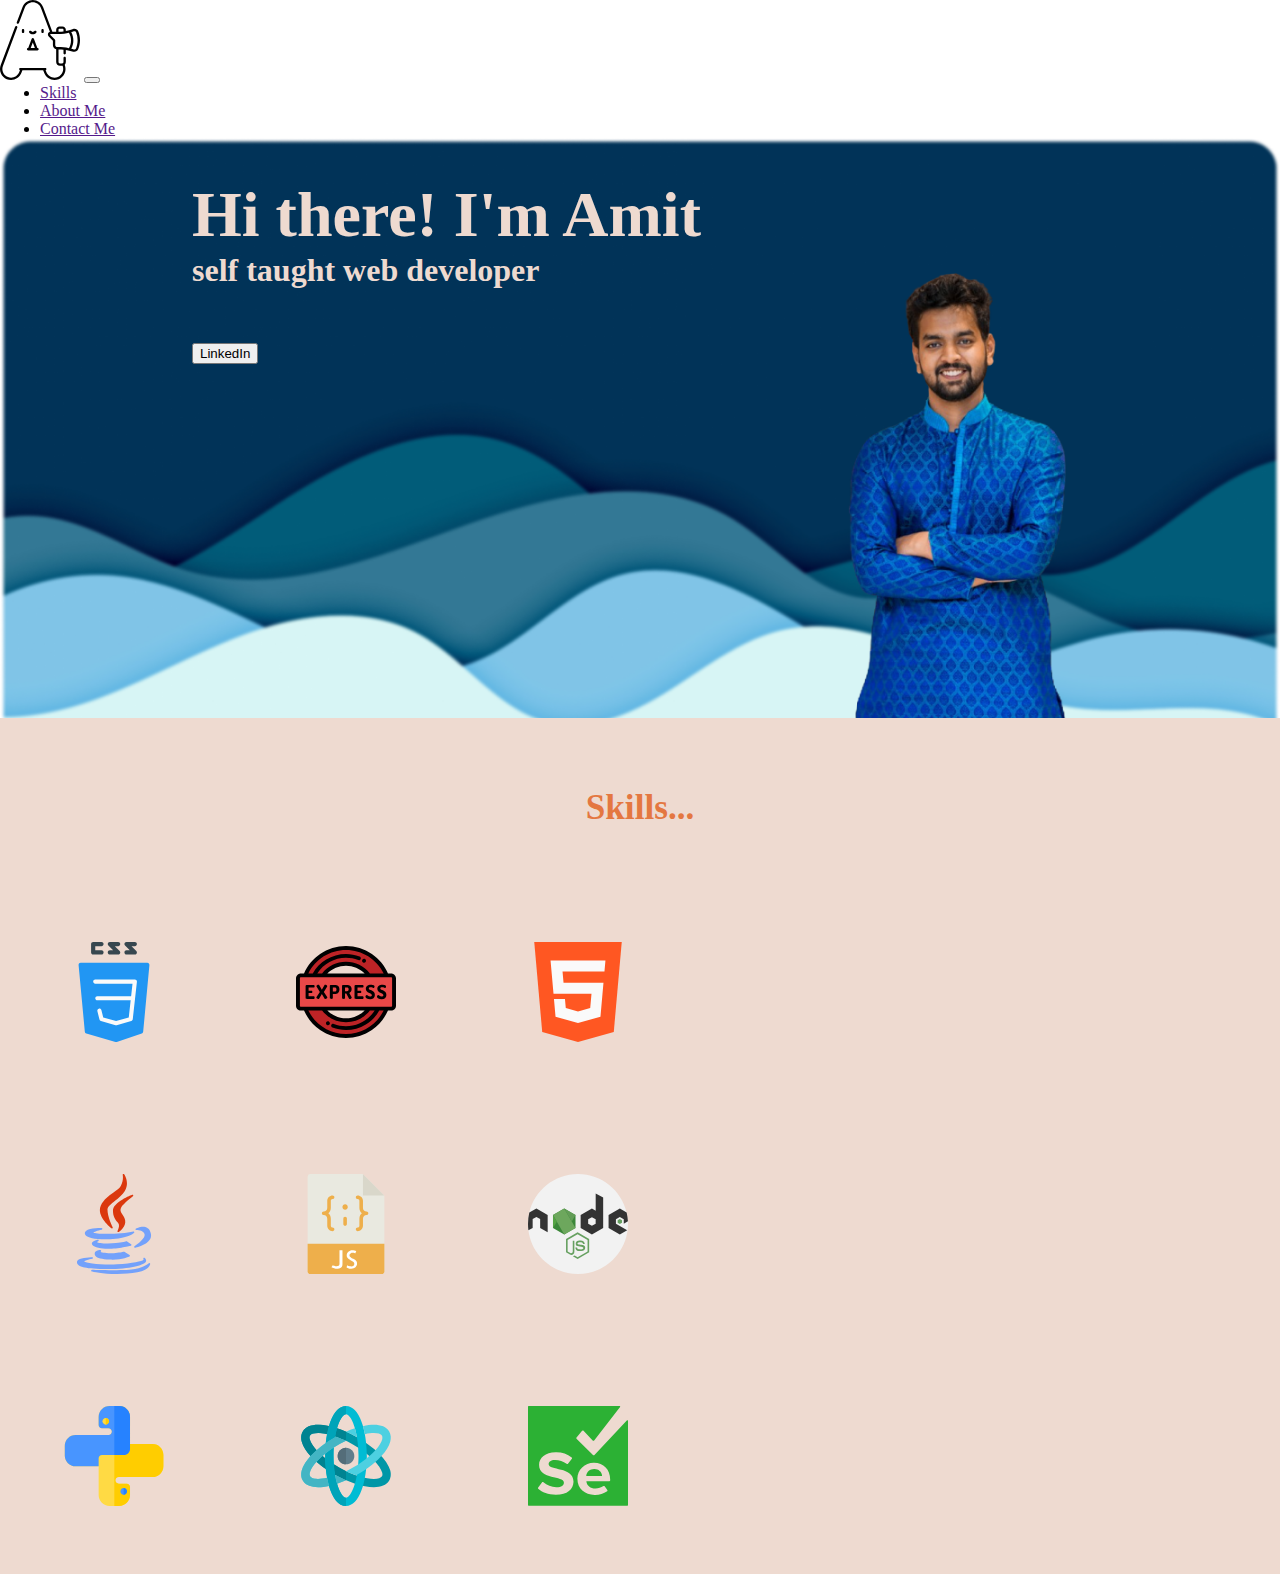
<file: BootStrap_site/index.html>
<!DOCTYPE html>
<html lang="en">
  <head>
    <!-- Required meta tags -->
    <meta charset="utf-8" />
    <meta
      name="viewport"
      content="width=device-width, initial-scale=1, shrink-to-fit=no"
    />

    <!-- Bootstrap CSS -->
    <link
      rel="stylesheet"
      href="https://cdn.jsdelivr.net/npm/bootstrap@4.5.3/dist/css/bootstrap.min.css"
      integrity="sha384-TX8t27EcRE3e/ihU7zmQxVncDAy5uIKz4rEkgIXeMed4M0jlfIDPvg6uqKI2xXr2"
      crossorigin="anonymous"
    />

    <link rel="stylesheet" href="css/style.css" />

    <!-- Font Awesome -->
    <link
      rel="stylesheet"
      href="https://cdnjs.cloudflare.com/ajax/libs/font-awesome/5.15.2/css/all.min.css"
      integrity="sha512-HK5fgLBL+xu6dm/Ii3z4xhlSUyZgTT9tuc/hSrtw6uzJOvgRr2a9jyxxT1ely+B+xFAmJKVSTbpM/CuL7qxO8w=="
      crossorigin="anonymous"
    />

    <title>BootStrap-site</title>
  </head>
  <body>
    <script
      src="https://code.jquery.com/jquery-3.5.1.slim.min.js"
      integrity="sha384-DfXdz2htPH0lsSSs5nCTpuj/zy4C+OGpamoFVy38MVBnE+IbbVYUew+OrCXaRkfj"
      crossorigin="anonymous"
    ></script>
    <script
      src="https://cdn.jsdelivr.net/npm/bootstrap@4.5.3/dist/js/bootstrap.bundle.min.js"
      integrity="sha384-ho+j7jyWK8fNQe+A12Hb8AhRq26LrZ/JpcUGGOn+Y7RsweNrtN/tE3MoK7ZeZDyx"
      crossorigin="anonymous"
    ></script>

    <nav class="navbar navbar-expand-lg navbar-dark bg-dark fized-top">
      <a class="navbar-brand" href=""
        ><img id="header-logo" src="resources/images/logo.svg" alt="logo"
      /></a>
      <button
        class="navbar-toggler"
        type="button"
        data-toggle="collapse"
        data-target="#navigation_menu"
        aria-controls="navbarSupportedContent"
        aria-expanded="false"
        aria-label="Toggle navigation"
      >
        <span class="navbar-toggler-icon"></span>
      </button>
      <div class="collapse navbar-collapse" id="navigation_menu">
        <ul class="navbar-nav ml-auto">
          <li class="nav-item ml-auto">
            <a class="nav-link" href="">Skills</a>
          </li>
          <li class="nav-item ml-auto">
            <a class="nav-link" href="">About Me</a>
          </li>
          <li class="nav-item ml-auto">
            <a class="nav-link" href="">Contact Me</a>
          </li>
        </ul>
      </div>
    </nav>

    <div class="container justify-content-center" id="banner-container">
      <div class="row">
        <div class="col">
          <h1 id="title">Hi there! I'm Amit<br /></h1>
          <h4 id="tagline">self taught web developer</h4>
      </br></br></br>
        </div>
      </div>
      <div class="row">
        <div class="col">
          <div class="links">
            <button type="button" class="btn btn-dark">
              <span class="fab fa-linkedin" id="linkedinbtn"></span> LinkedIn
            </button>
          </div>
        </div>
      </div>
    </div>

   

    <div
      class="container-fluids"
      style="position: relative"
      id="skills-scroll"
      data-interval="1000"
    >
      <h2 id="skill-header">Skills...</h2>
      <div
        id="carouselExampleSlidesOnly"
        class="carousel slide"
        data-ride="carousel"
      >
        <div class="carousel-inner">
          <div class="carousel-item active">
            <span class="icons-grid">
              <img
                class="img-fluid skill-icon d-block w-100"
                src="resources/images/css.svg"
                alt="css"
              />
            </span>
            <span class="icons-grid">
              <img
                class="img-fluid skill-icon d-block w-100"
                src="resources/images/express.svg"
                alt="express"
              />
            </span>
            <span class="icons-grid">
              <img
                class="img-fluid skill-icon d-block w-100"
                src="resources/images/html-5.svg"
                alt="html5"
              />
            </span>
          </div>
          <div class="carousel-item">
            <span class="icons-grid">
              <img
                class="img-fluid skill-icon d-block w-100"
                src="resources/images/java.svg"
                alt="java"
              />
            </span>
            <span class="icons-grid">
              <img
                class="img-fluid skill-icon d-block w-100"
                src="resources/images/javascript.svg"
                alt="javascript"
              />
            </span>
            <span class="icons-grid">
              <img
                class="img-fluid skill-icon d-block w-100"
                src="resources/images/nodejs.svg"
                alt="nodejs"
              />
            </span>
          </div>
          <div class="carousel-item">
            <span class="icons-grid">
              <img
                class="img-fluid skill-icon d-block w-100"
                src="resources/images/python.svg"
                alt="python"
              />
            </span>
            <span class="icons-grid">
              <img
                class="img-fluid skill-icon d-block w-100"
                src="resources/images/react.svg"
                alt="react"
              />
            </span>
            <span class="icons-grid">
              <img
                class="img-fluid skill-icon d-block w-100"
                src="resources/images/selenium.svg"
                alt="selenium"
              />
            </span>
          </div>
        </div>
      </div>
    </div>
  </body>
</html>
</file>
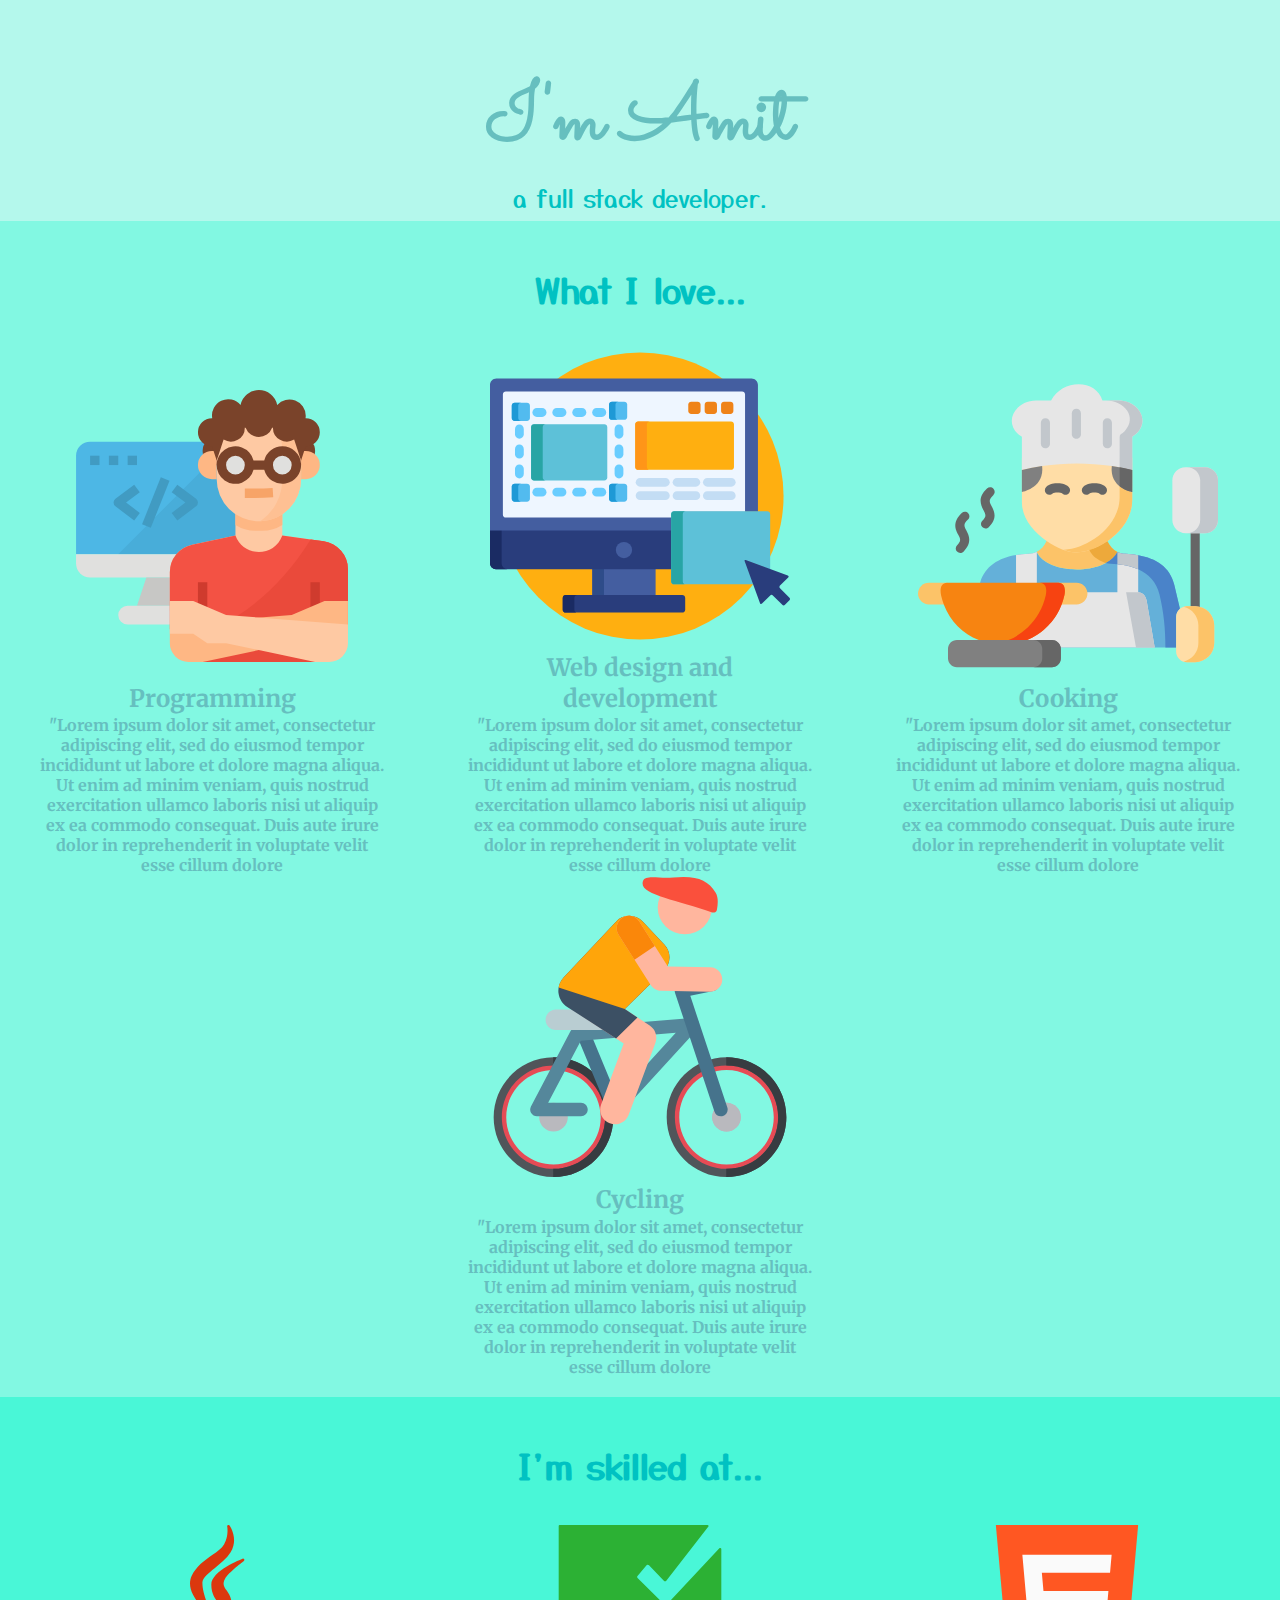
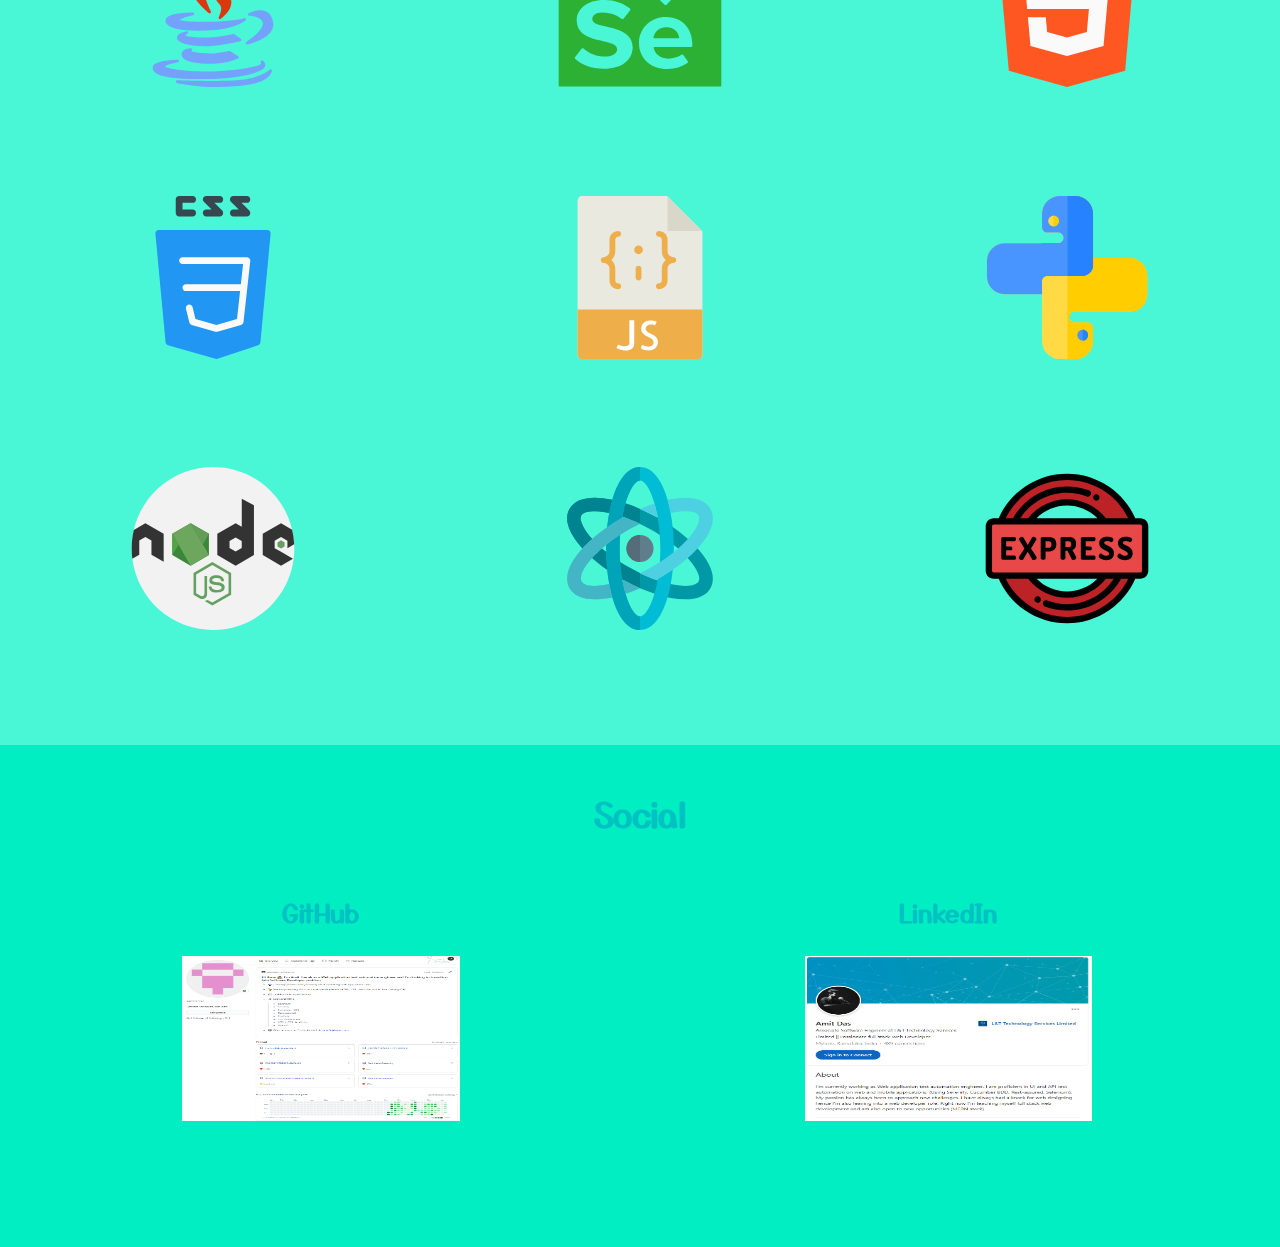
<file: MySite/index.html>
<!DOCTYPE html>
<html lang="en">
<head>
    <meta charset="UTF-8">
    <meta name="viewport" content="width=device-width, initial-scale=1.0">
    <title>Amit Das</title>
    <link rel="stylesheet" href="css/style.css">
    <link rel="icon" href="resources\favicons\homepage.ico">
    <link rel="preconnect" href="https://fonts.gstatic.com">
    <link href="https://fonts.googleapis.com/css2?family=Dosis&family=Merriweather:wght@300&family=Montserrat:wght@300&family=Sacramento&family=Yusei+Magic&display=swap" rel="stylesheet">
</head>
<body>
    <div class="TopContainer">
        <h1>I'm Amit</h1>
        <p id="title">a full stack developer.</p><br>
    </div>
    <div class="MiddleContainer">
        <h2>What I love...</h2>
        <span class="con-m">
            <img class = "passion-icon" src="resources/images/programmer.svg" alt="programming-icon">
            <p class="subheading">Programming</p><br>
            <p class="description">
                "Lorem ipsum dolor sit amet, consectetur adipiscing elit, sed do
                eiusmod tempor incididunt ut labore et dolore magna aliqua. Ut enim ad
                minim veniam, quis nostrud exercitation ullamco laboris nisi ut
                aliquip ex ea commodo consequat. Duis aute irure dolor in
                reprehenderit in voluptate velit esse cillum dolore
            </p>
        </span>
        <span class="con-m">
            <img class= "passion-icon" src="resources/images/webdesign.svg" alt="web-design-icon">
            <p class="subheading">Web design and development</p><br>
            <p class="description">
                "Lorem ipsum dolor sit amet, consectetur adipiscing elit, sed do
                eiusmod tempor incididunt ut labore et dolore magna aliqua. Ut enim ad
                minim veniam, quis nostrud exercitation ullamco laboris nisi ut
                aliquip ex ea commodo consequat. Duis aute irure dolor in
                reprehenderit in voluptate velit esse cillum dolore
            </p>
        </span>
        <span class="con-m">
            <img class = "passion-icon" src="resources/images/cooking.svg" alt="cooking-icon">
            <p class="subheading">Cooking</p><br>
            <p class="description">
                "Lorem ipsum dolor sit amet, consectetur adipiscing elit, sed do
                eiusmod tempor incididunt ut labore et dolore magna aliqua. Ut enim ad
                minim veniam, quis nostrud exercitation ullamco laboris nisi ut
                aliquip ex ea commodo consequat. Duis aute irure dolor in
                reprehenderit in voluptate velit esse cillum dolore
            </p>
        </span>
        <span class="con-m">
            <img class = "passion-icon" src="resources/images/cycling.svg" alt="cycling-icon">
            <p class="subheading">Cycling</p><br>
            <p class="description">
                "Lorem ipsum dolor sit amet, consectetur adipiscing elit, sed do
                eiusmod tempor incididunt ut labore et dolore magna aliqua. Ut enim ad
                minim veniam, quis nostrud exercitation ullamco laboris nisi ut
                aliquip ex ea commodo consequat. Duis aute irure dolor in
                reprehenderit in voluptate velit esse cillum dolore
            </p>
        </span>
    </div>
    <div class="BottomContainer">
        <h2>I'm skilled at...</h2>
        <div class="grid-container" id="skills-grid">
            <div class="grid-item"><img class="img-skill" src="resources/images/java.svg" alt="JAVA"></div>
            <div class="grid-item"><img class="img-skill" src="resources/images/selenium.svg" alt="Selenium"></div>
            <div class="grid-item"><img class="img-skill" src="resources/images/html-5.svg" alt="HTML5"></div>
            <div class="grid-item"><img class="img-skill" src="resources/images/css.svg" alt="CSS3"></div>
            <div class="grid-item"><img class="img-skill" src="resources/images/javascript.svg" alt="JavaScript"></div>
            <div class="grid-item"><img class="img-skill" src="resources/images/python.svg" alt="Python"></div>
            <div class="grid-item"><img class="img-skill" src="resources/images/nodejs.svg" alt="NodeJS"></div>
            <div class="grid-item"><img class="img-skill" src="resources/images/react.svg" alt="ReactJS"></div>
            <div class="grid-item"><img class="img-skill" src="resources/images/express.svg" alt="ExpressJS"></div>
          </div>
    </div>
    <div class="socialContainer">
        <h2>Social</h2>
        <div class="grid-container" id="social-grid">
            <div class="grid-item">
                <h3>GitHub</h3>
                <a href="https://github.com/99002591"><img class="social-img" src="resources/images/GitHub.PNG" alt="GitHub Profile"></a>
            </div>
            <div class="grid-item">
                <h3>LinkedIn</h3>
                <a href="https://www.linkedin.com/in/amitdas98/"><img class="social-img" src="resources/images/LinkedIn.PNG" alt="LinkedIn Profile"></a>
            </div>
        </div>
    </div>
</body>
</html>
</file>
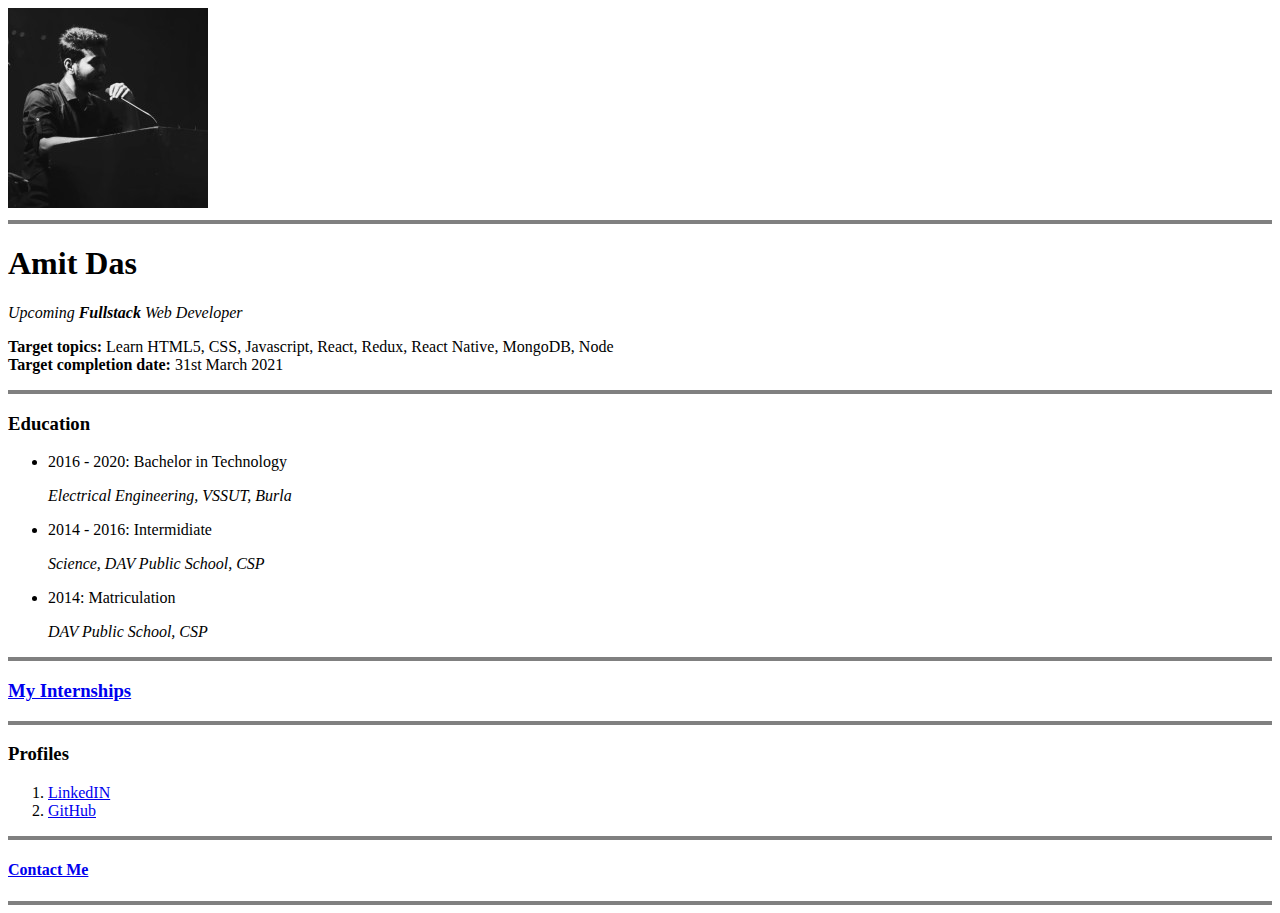
<file: Personal Site/index.html>
<!DOCTYPE html>
<html lang="en">
  <head>
    <meta charset="UTF-8" />
    <meta name="viewport" content="width=device-width, initial-scale=1.0" />
    <meta name="description" content="Amit's information" />
    <title>Personal Site Homepage</title>
  </head>
  <body>
    <img src="resources\images\amit-dp.jpg" alt="Amit profile picture">
    <hr size="4" noshade>
    <h1>Amit Das</h1>
    <p>
      <em>Upcoming <strong>Fullstack</strong> Web Developer</em>
    </p>
    <p>
      <strong>Target topics:</strong> Learn HTML5, CSS, Javascript, React, Redux, React Native, MongoDB, Node
      <br>
      <strong>Target completion date:</strong> 31st March 2021
    </p>
    <hr size="4" noshade>
    <h3>Education</h3>
    <ul>
      <li>2016 - 2020: Bachelor in Technology</li>
      <p><em>Electrical Engineering, VSSUT, Burla</em></p>
      <li>2014 - 2016: Intermidiate</li>
      <p><em>Science, DAV Public School, CSP</em></p>
      <li>2014: Matriculation</li>
      <p><em>DAV Public School, CSP</em></p>
    </ul>
    <hr size="4" noshade>
    <h3><a href="internships.html">My Internships</a></h3>
    <hr size="4" noshade>
    <h3>Profiles</h3>
    <ol>
      <li><a href="https://www.linkedin.com/in/amitdas98/">LinkedIN</a></li>
      <li><a href="https://github.com/99002591">GitHub</a></li>
    </ol>
    <hr size="4" noshade>
    <h4><a href="contact_me.html">Contact Me</a></h4>
    <hr size="4" noshade>
  </body>
</html>
</file>
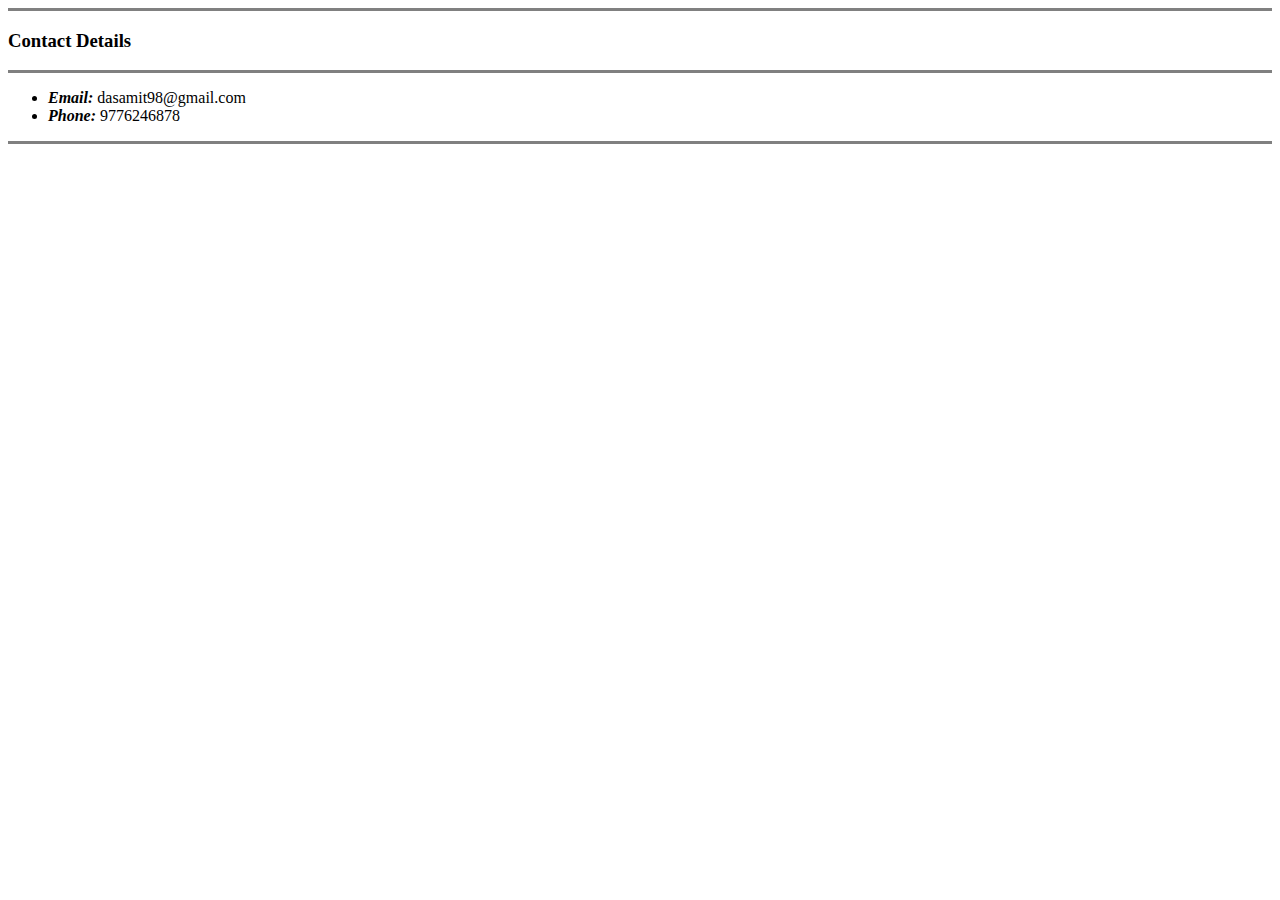
<file: Personal Site/contact_me.html>
<!DOCTYPE html>
<html lang="en">
<head>
    <meta charset="UTF-8">
    <meta name="viewport" content="width=device-width, initial-scale=1.0">
    <title>Contact Me</title>
</head>
<body>
    <hr size="3" noshade>
    <h3>Contact Details</h3>
    <hr size="3" noshade>
    <ul>
    <li><strong><em>Email: </strong></em> dasamit98@gmail.com</li>
    <li><strong><em>Phone: </strong></em> 9776246878</li>
    </ul>
    <hr size="3" noshade>
</body>
</html>
</file>
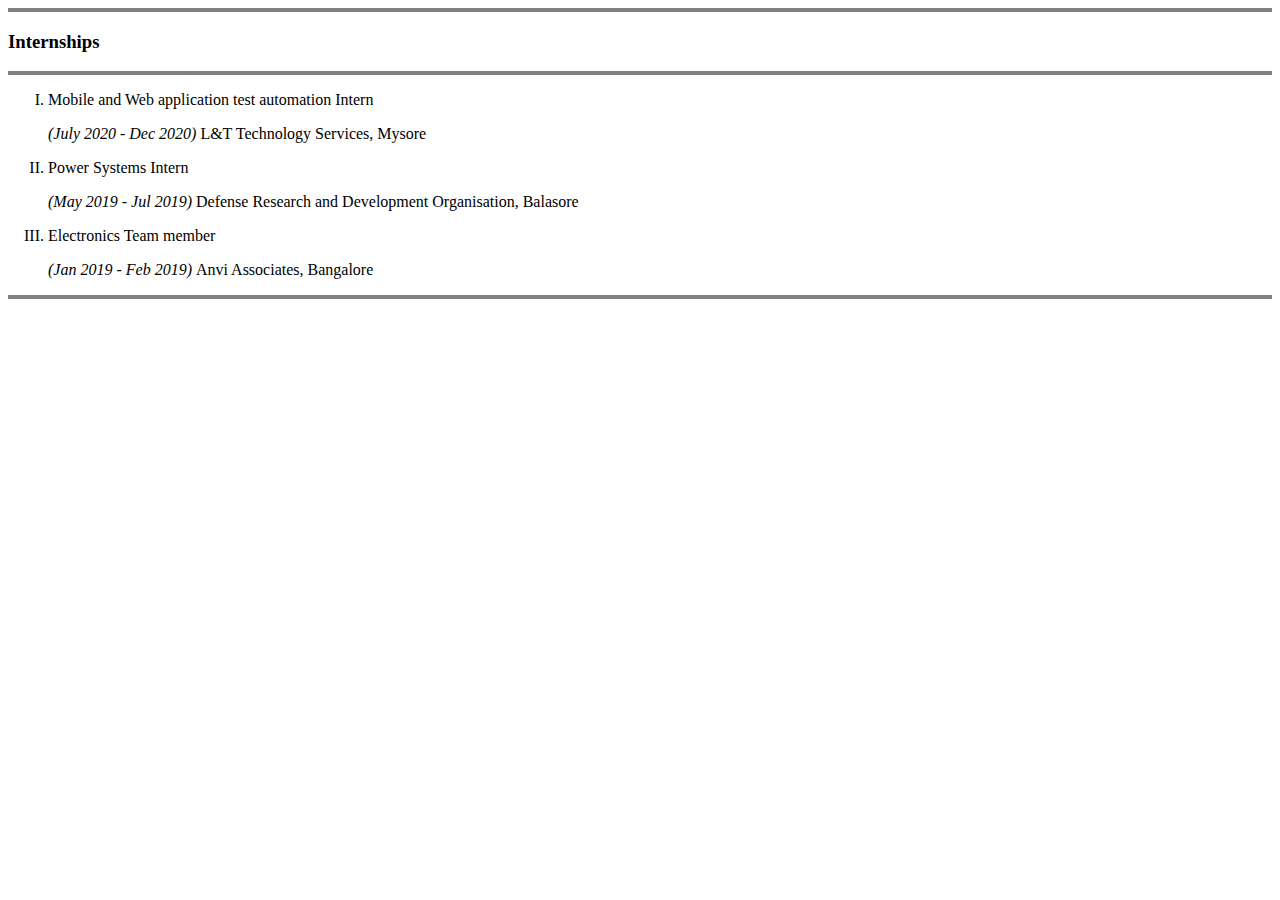
<file: Personal Site/internships.html>
<!DOCTYPE html>
<html lang="en">
<head>
    <meta charset="UTF-8">
    <meta name="viewport" content="width=device-width, initial-scale=1.0">
    <title>Internships</title>
</head>
<body>
    <hr size="4" noshade>
    <h3>Internships</h3>
    <hr size="4" noshade>
    <ol type="I">
      <li>Mobile and Web application test automation Intern</li>
      <p><em>(July 2020 - Dec 2020) </em> L&T Technology Services, Mysore</p>
      <li>Power Systems Intern</li>
      <p><em>(May 2019 - Jul 2019) </em>Defense Research and Development Organisation, Balasore</p>
      <li>Electronics Team member</li>
      <p><em>(Jan 2019 - Feb 2019) </em>Anvi Associates, Bangalore</p>
    </ol> 
    <hr size="4" noshade>
</body>
</html>
</file>
<file: BootStrap_site/css/style.css>
*{
    margin: 0;
    justify-content: center;
}
.navbar-brand {
    color: white;
}
#header-logo {
    height: 80px;
    width: 80px;
    margin: auto;
}
#title {
    font-size: 4rem;
}
#tagline {
    font-size: 2.0rem;
}
#intro-row {
    margin: 0%;
    width: 100%;
    padding: 0 15.6% 0 15.6%;
}
#banner-container {
    min-height: 500px;
    background-image: url("../resources/images/BannerPersonal.png");
    background-size: cover;
    padding: 40px 15% 40px 15%;;
    margin: auto;
    background-color: #e47741;
    color: #eedad0;
}
#top-banner-text {
    display: inline-block;
}
#profilePic-pic{
    display: block;
    float: right;
    margin: auto;
}
@media (max-width:768px) {
    #title{
        font-size: 1.8rem;
    }
    #tagline {
        font-size: 1rem;
    }
    #profilePic-pic {
        display: block;
        margin: auto;
        height: auto;
        width: auto;
    }
}
#skills-scroll {
    background-color: #eedad0;
}
#skill-header {
    padding: 70px 0 50px 0;
    text-align: center;
    font-size: 2.2rem;
    color: #e47741;
}
.skill-icon {
    height: 100px;
    width: 100px;
}
.icons-grid {
    margin: 0%;
    display: inline-block;
    padding: 5%;
}
.carousel-item {
    margin: 0%;
}
.active {
    margin: 0%;
    align-content: center;
}
</file>
<file: MySite/css/style.css>
body {
    margin: 0%;
    text-align: center;
    font-family: 'Merriweather', serif;
}
h1 {
    font-size: 500%;
    margin-top: 0%;
    padding: 0%;
    font-family: 'Sacramento', cursive;
    font-weight: 1000;
    color: #66BFBF;
    margin: 0%;
}
#title {
    font-family: 'Yusei Magic', sans-serif;
    color:#00c2c2 ;
    font-size: 150%;
}
h2 {
    color: #00c2c2;
    font-size: 2.2rem;
    font-family: 'Yusei Magic', sans-serif;
}
h3 {
    color: #00c2c2;
    font-size: 1.6rem;
    font-family: 'Yusei Magic', sans-serif;
}
p {
    display: inline-block;
    margin: 0%;
    padding: 0% 0.5% 0.5% 0.5%;
    font-family: 'Merriweather', serif;
}
.TopContainer { 
    position: relative;
    padding-top: 5%;
    background-color:#b4f8ec;
    width: 100%;
    height: 60%;
    font-family: s;
}
.MiddleContainer { 
    position: relative;
    padding-top: 1%;
    margin-bottom: 0px;
    border-bottom-width: 20px;
    padding-bottom: 20px;
    background-color: #82f8e2;
    width: 100%;
    height: 33%;
}
.BottomContainer { 
    padding-top: 1%;
    padding-bottom: 1%;
    background-color: #49f7d7;
    width: 100%;
    height: 33%;
    color: #3ea1a1;
}
.socialContainer {
    padding: 1%;
    background-color:#00eec2;
}
.passion-icon {
    height: 300px;
    width: 300px;
    padding: 0;
}
.con-m {
    display: inline-block;
    margin: 2px;
    height: 320px;
    width: 350px;
    padding-left: 35px;
    padding-right: 35px;
    font-weight: bold;
    color: #66BFBF;
    font-size: 1.5rem;;
    font-family: 'Dosis', sans-serif;
}
.description {
    font-size: 1rem;
}
#skills-grid {
    grid-template-columns: auto auto auto;
    display: grid;
}
.img-skill {
    height: 60%;
    width: 60%;
    padding-top: 1.3%;
    padding-bottom: 1.3%;
    padding-left: 0%;
    margin: 0;
}
#social-grid {
    grid-template-columns: auto auto;
    display: grid;
}
.social-img {
    height: 45%;
    width: 45%;
}
</file>
